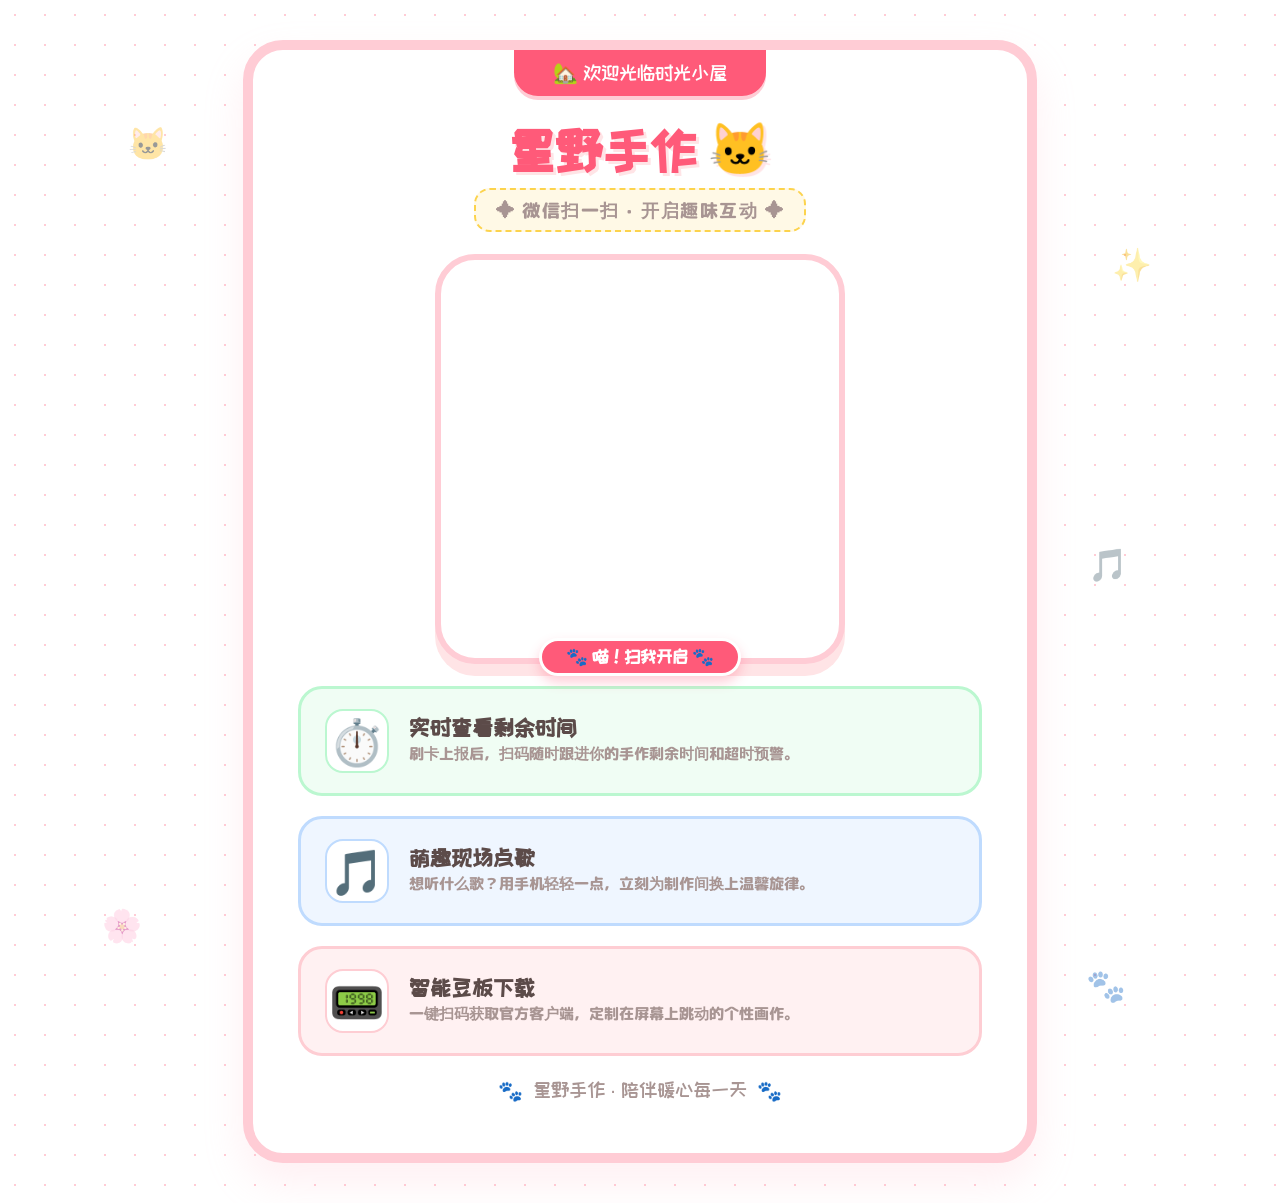
<file: docs/scan.html>
<!DOCTYPE html>
<html lang="zh-CN">
<head>
    <meta charset="UTF-8">
    <meta name="viewport" content="width=device-width, initial-scale=1.0">
    <title>星野手作 | 扫码开启萌趣时光 🐱</title>
    <!-- Disable cache -->
    <meta http-equiv="Cache-Control" content="no-cache, no-store, must-revalidate" />
    <meta http-equiv="Pragma" content="no-cache" />
    <meta http-equiv="Expires" content="0" />
    <link href="https://fonts.googleapis.com/css2?family=Comfortaa:wght@700&family=ZCOOL+KuaiLe&family=M+PLUS+Rounded+1c:wght@700;800;900&display=swap" rel="stylesheet">
    <style>
        :root {
            --bg-page: #FFF5F5;
            --bg-container: #FFFFFF;
            --border-cute: #FFCCD5;
            --border-shadow: #FFE4E6;
            --text-dark: #5C4B49;
            --text-sub: #A89593;
            --pink-accent: #FFE4E6;
            --pink-text: #FF5A79;
        }

        * {
            box-sizing: border-box;
            margin: 0;
            padding: 0;
        }

        body {
            font-family: 'M PLUS Rounded 1c', 'Comfortaa', sans-serif;
            background: linear-gradient(135deg, #FFF5F5 0%, #FFFDF9 50%, #FFF9E6 100%);
            background-image: radial-gradient(#FFCCD5 1.5px, transparent 1.5px);
            background-size: 30px 30px;
            color: var(--text-dark);
            min-height: 100vh;
            display: flex;
            justify-content: center;
            align-items: center;
            padding: 40px 20px;
            overflow-x: hidden;
            position: relative;
        }

        /* Floating decoration particles (hidden during print) */
        .decor {
            position: absolute;
            font-size: 2rem;
            opacity: 0.4;
            user-select: none;
            pointer-events: none;
            animation: float-slow 6s ease-in-out infinite alternate;
        }
        .decor-1 { top: 10%; left: 10%; animation-delay: 0s; }
        .decor-2 { top: 75%; left: 8%; animation-delay: 1.5s; }
        .decor-3 { top: 20%; right: 10%; animation-delay: 0.8s; }
        .decor-4 { top: 80%; right: 12%; animation-delay: 2s; }
        .decor-5 { top: 45%; left: 85%; animation-delay: 1.2s; }

        /* A4 Page Dimensions (ratio 1:1.414) */
        .poster-container {
            width: 210mm;
            height: 297mm;
            background: var(--bg-container);
            border-radius: 40px;
            border: 10px solid var(--border-cute);
            box-shadow: 0 20px 40px rgba(255, 182, 193, 0.2);
            padding: 60px 45px 50px 45px;
            display: flex;
            flex-direction: column;
            justify-content: space-between;
            align-items: center;
            position: relative;
            overflow: hidden;
        }

        /* Top ribbon decoration */
        .poster-ribbon {
            position: absolute;
            top: 0;
            left: 50%;
            transform: translateX(-50%);
            background: #FF5A79;
            border: 3px solid #FF5A79;
            padding: 8px 36px;
            border-bottom-left-radius: 24px;
            border-bottom-right-radius: 24px;
            font-family: 'ZCOOL KuaiLe', sans-serif;
            font-size: 1.25rem;
            color: #FFFFFF;
            box-shadow: 0 4px 0 #FFCCD5;
        }

        .header {
            margin-top: 10px;
            width: 100%;
            text-align: center;
        }

        .shop-name {
            font-family: 'ZCOOL KuaiLe', sans-serif;
            font-size: 3.2rem;
            color: var(--pink-text);
            margin-bottom: 8px;
            display: flex;
            align-items: center;
            justify-content: center;
            gap: 12px;
            text-shadow: 3px 3px 0px #FFE4E6;
        }

        .shop-slogan {
            font-size: 1.15rem;
            color: var(--text-sub);
            font-weight: 800;
            letter-spacing: 1.5px;
            display: inline-block;
            background: #FFF9E6;
            padding: 6px 20px;
            border-radius: 16px;
            border: 2px dashed #FCD34D;
        }

        /* Cute Cat Ears QR Frame */
        .qr-section {
            display: inline-block;
            background: #FFFFFF;
            padding: 24px;
            border-radius: 40px;
            border: 6px solid var(--border-cute);
            box-shadow: 0 12px 0 var(--border-shadow);
            position: relative;
            animation: float-bubble 4s ease-in-out infinite;
        }

        /* Cat Ears */
        .qr-section::before, .qr-section::after {
            content: '';
            position: absolute;
            top: -24px;
            width: 52px;
            height: 52px;
            background: var(--border-cute);
            border-radius: 18px;
            z-index: -1;
        }
        .qr-section::before {
            left: 45px;
            transform: rotate(-15deg);
        }
        .qr-section::after {
            right: 45px;
            transform: rotate(15deg);
        }

        /* Cat Inner Ears */
        .qr-inner-ear-l, .qr-inner-ear-r {
            position: absolute;
            top: -15px;
            width: 28px;
            height: 28px;
            background: #FF8E9F;
            border-radius: 10px;
            z-index: -1;
        }
        .qr-inner-ear-l {
            left: 57px;
            transform: rotate(-15deg);
        }
        .qr-inner-ear-r {
            right: 57px;
            transform: rotate(15deg);
        }

        .qr-image {
            width: 350px;
            height: 350px;
            display: flex;
            justify-content: center;
            align-items: center;
            background: #FFFFFF;
            overflow: hidden;
            border-radius: 32px;
            padding: 20px;
        }

        .qr-image img {
            width: 100%;
            height: 100%;
            display: block;
            border-radius: 0px;
        }

        .scan-arrow {
            position: absolute;
            bottom: -18px;
            left: 50%;
            transform: translateX(-50%);
            background: #FF5A79;
            border: 3px solid #FFFFFF;
            padding: 6px 24px;
            border-radius: 20px;
            font-family: 'ZCOOL KuaiLe', sans-serif;
            font-size: 1.1rem;
            font-weight: bold;
            color: #FFFFFF;
            white-space: nowrap;
            box-shadow: 0 6px 12px rgba(255, 90, 121, 0.3);
        }

        /* Features List */
        .features-grid {
            display: flex;
            flex-direction: column;
            gap: 20px;
            text-align: left;
            width: 100%;
        }

        .feature-card {
            display: flex;
            align-items: center;
            gap: 20px;
            padding: 20px 24px;
            border-radius: 24px;
            transition: all 0.25s cubic-bezier(0.175, 0.885, 0.32, 1.275);
            border-width: 3px;
            border-style: solid;
        }

        .feature-card:hover {
            transform: scale(1.02);
        }

        .feature-card.f-timer {
            background: #F0FDF4;
            border-color: #BBF7D0;
        }
        .feature-card.f-music {
            background: #EFF6FF;
            border-color: #BFDBFE;
        }
        .feature-card.f-led {
            background: #FFF1F2;
            border-color: #FECDD3;
        }

        .feature-icon {
            font-size: 2.8rem;
            display: flex;
            align-items: center;
            justify-content: center;
            width: 64px;
            height: 64px;
            background: #FFFFFF;
            border-radius: 18px;
            border: 2px solid;
        }

        .f-timer .feature-icon { border-color: #BBF7D0; }
        .f-music .feature-icon { border-color: #BFDBFE; }
        .f-led .feature-icon { border-color: #FECDD3; }

        .feature-info {
            flex: 1;
        }

        .feature-title {
            font-family: 'ZCOOL KuaiLe', sans-serif;
            font-size: 1.4rem;
            color: var(--text-dark);
            margin-bottom: 4px;
        }

        .feature-desc {
            font-size: 0.95rem;
            color: var(--text-sub);
            line-height: 1.5;
            font-weight: 800;
        }

        /* Footer stamp */
        .footer-mascot {
            font-family: 'ZCOOL KuaiLe', sans-serif;
            font-size: 1.25rem;
            color: var(--text-sub);
            display: flex;
            align-items: center;
            justify-content: center;
            gap: 10px;
            width: 100%;
        }

        /* Animations */
        @keyframes float-bubble {
            0%, 100% { transform: translateY(0) rotate(0deg); }
            50% { transform: translateY(-6px) rotate(0.5deg); }
        }

        @keyframes float-slow {
            0% { transform: translateY(0) rotate(0deg); }
            100% { transform: translateY(-12px) rotate(10deg); }
        }

        @keyframes cute-wobble {
            0%, 100% { transform: rotate(0deg) scale(1); }
            25% { transform: rotate(-5deg) scale(1.05); }
            75% { transform: rotate(5deg) scale(1.05); }
        }

        /* CSS Print Styles for A4 Poster */
        @media print {
            @page {
                size: A4 portrait;
                margin: 0;
            }
            body {
                background: #FFFFFF;
                padding: 0;
                margin: 0;
                -webkit-print-color-adjust: exact;
                print-color-adjust: exact;
            }
            .decor {
                display: none;
            }
            .poster-container {
                width: 210mm;
                height: 297mm;
                border-radius: 0;
                border: 12px solid var(--border-cute);
                box-shadow: none;
                padding: 60px 45px 50px 45px;
                page-break-inside: avoid;
            }
        }
    </style>
</head>
<body>
    <!-- Background Floating Emojis -->
    <div class="decor decor-1">🐱</div>
    <div class="decor decor-2">🌸</div>
    <div class="decor decor-3">✨</div>
    <div class="decor decor-4">🐾</div>
    <div class="decor decor-5">🎵</div>

    <div class="poster-container">
        <!-- Cute Ribbon -->
        <div class="poster-ribbon">🏡 欢迎光临时光小屋</div>

        <!-- Header -->
        <header class="header">
            <h1 class="shop-name">星野手作 <span style="animation: cute-wobble 2.5s infinite; display: inline-block;">🐱</span></h1>
            <p class="shop-slogan">✦ 微信扫一扫 · 开启趣味互动 ✦</p>
        </header>

        <!-- QR Code with Cat Ears -->
        <div class="qr-section">
            <div class="qr-inner-ear-l"></div>
            <div class="qr-inner-ear-r"></div>
            <!-- Container for local JS QR Code generator -->
            <div id="qrcode" class="qr-image"></div>
            <div class="scan-arrow">🐾 喵！扫我开启 🐾</div>
        </div>

        <!-- Feature Cards -->
        <div class="features-grid">
            <!-- Feature 1: Timer -->
            <div class="feature-card f-timer">
                <div class="feature-icon">⏱️</div>
                <div class="feature-info">
                    <h3 class="feature-title">实时查看剩余时间</h3>
                    <p class="feature-desc">刷卡上报后，扫码随时跟进你的手作剩余时间和超时预警。</p>
                </div>
            </div>

            <!-- Feature 2: Music -->
            <div class="feature-card f-music">
                <div class="feature-icon">🎵</div>
                <div class="feature-info">
                    <h3 class="feature-title">萌趣现场点歌</h3>
                    <p class="feature-desc">想听什么歌？用手机轻轻一点，立刻为制作间换上温馨旋律。</p>
                </div>
            </div>

            <!-- Feature 3: LED PixDou -->
            <div class="feature-card f-led">
                <div class="feature-icon">📟</div>
                <div class="feature-info">
                    <h3 class="feature-title">智能豆板下载</h3>
                    <p class="feature-desc">一键扫码获取官方客户端，定制在屏幕上跳动的个性画作。</p>
                </div>
            </div>
        </div>

        <!-- Footer Mascot Stamp -->
        <div class="footer-mascot">
            <span>🐾</span>
            <span>星野手作 · 陪伴暖心每一天</span>
            <span>🐾</span>
        </div>
    </div>

    <!-- Include highly stable 360-baomitu CDN for offline client-side QR generation -->
    <script src="https://lib.baomitu.com/qrcodejs/1.0.0/qrcode.min.js"></script>
    <script>
        document.addEventListener('DOMContentLoaded', () => {
            // Generate QR Code completely client-side to prevent network failures or blocks
            new QRCode(document.getElementById("qrcode"), {
                text: "https://laster-dev.github.io/NFC_Time/",
                width: 310,
                height: 310,
                colorDark : "#5C4B49", // Perfectly matching text-dark color (more premium than solid black!)
                colorLight : "#FFFFFF",
                correctLevel : QRCode.CorrectLevel.H
            });
        });
    </script>
</body>
</html>
</file>
